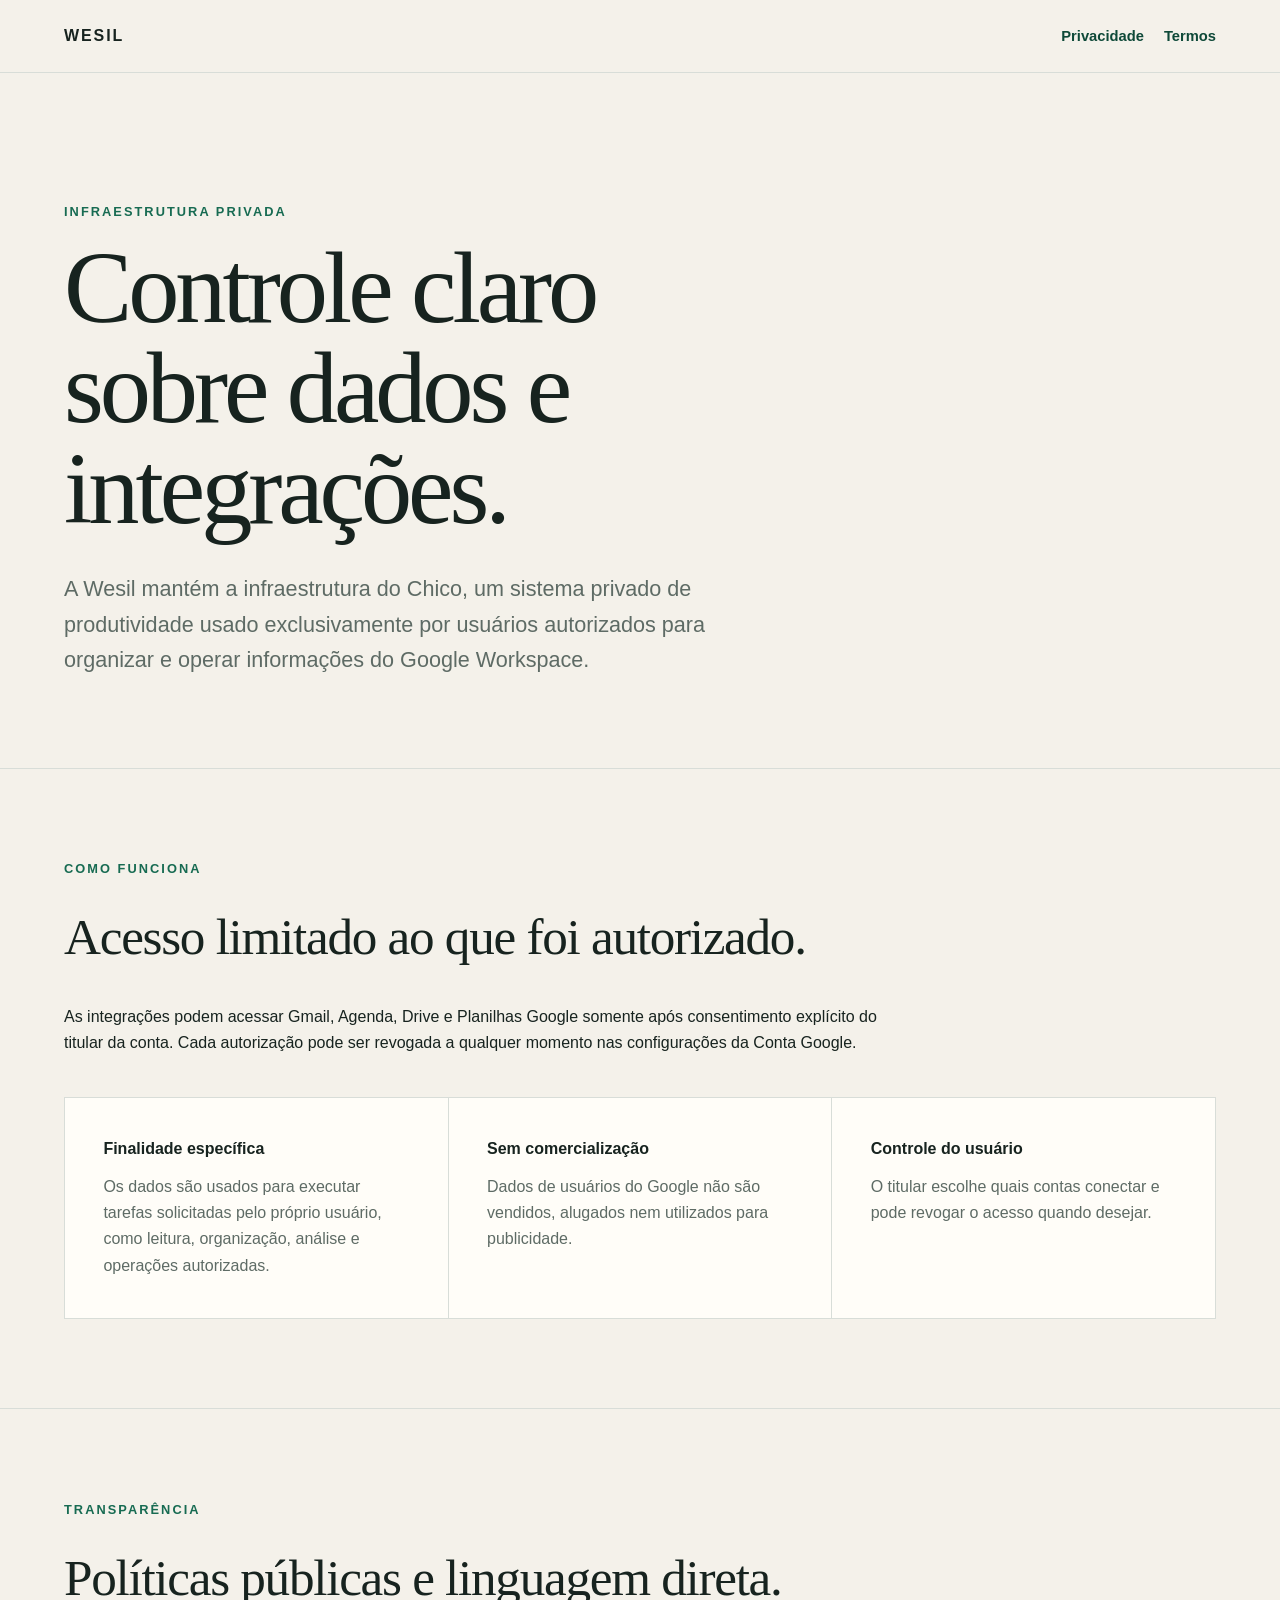
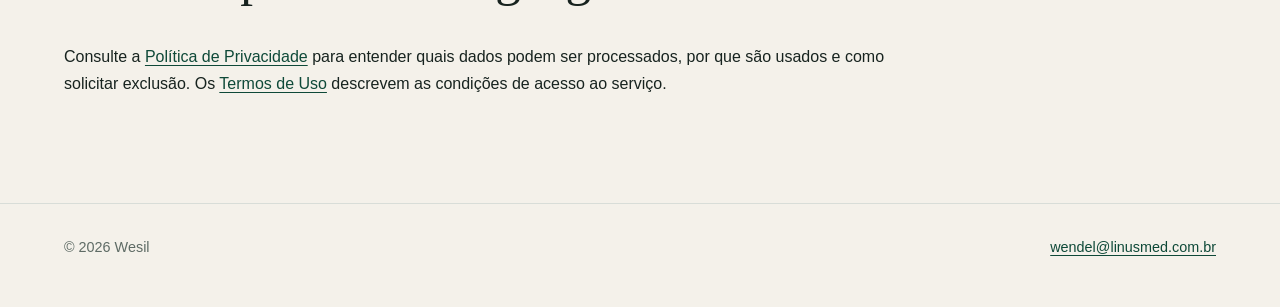
<file: index.html>
<!doctype html><html lang="pt-BR"><head><meta charset="utf-8"><meta name="viewport" content="width=device-width,initial-scale=1"><meta name="description" content="Wesil: infraestrutura privada para integrações autorizadas com Google Workspace."><title>Wesil — Integrações privadas</title><link rel="stylesheet" href="assets/styles.css"></head><body><header class="site-header"><nav class="shell nav" aria-label="Principal"><a class="brand" href="/">Wesil</a><div class="nav-links"><a href="/privacidade.html">Privacidade</a><a href="/termos.html">Termos</a></div></nav></header><main><section class="hero"><div class="shell"><p class="eyebrow">Infraestrutura privada</p><h1>Controle claro sobre dados e integrações.</h1><p class="lede">A Wesil mantém a infraestrutura do Chico, um sistema privado de produtividade usado exclusivamente por usuários autorizados para organizar e operar informações do Google Workspace.</p></div></section><hr class="rule"><section class="section"><div class="shell"><p class="eyebrow">Como funciona</p><h2>Acesso limitado ao que foi autorizado.</h2><p>As integrações podem acessar Gmail, Agenda, Drive e Planilhas Google somente após consentimento explícito do titular da conta. Cada autorização pode ser revogada a qualquer momento nas configurações da Conta Google.</p><div class="principles"><div class="principle"><strong>Finalidade específica</strong><p>Os dados são usados para executar tarefas solicitadas pelo próprio usuário, como leitura, organização, análise e operações autorizadas.</p></div><div class="principle"><strong>Sem comercialização</strong><p>Dados de usuários do Google não são vendidos, alugados nem utilizados para publicidade.</p></div><div class="principle"><strong>Controle do usuário</strong><p>O titular escolhe quais contas conectar e pode revogar o acesso quando desejar.</p></div></div></div></section><hr class="rule"><section class="section"><div class="shell"><p class="eyebrow">Transparência</p><h2>Políticas públicas e linguagem direta.</h2><p>Consulte a <a href="/privacidade.html">Política de Privacidade</a> para entender quais dados podem ser processados, por que são usados e como solicitar exclusão. Os <a href="/termos.html">Termos de Uso</a> descrevem as condições de acesso ao serviço.</p></div></section></main><footer class="footer"><div class="shell footer-inner"><span>© 2026 Wesil</span><span><a href="mailto:wendel@linusmed.com.br">wendel@linusmed.com.br</a></span></div></footer></body></html>
</file>
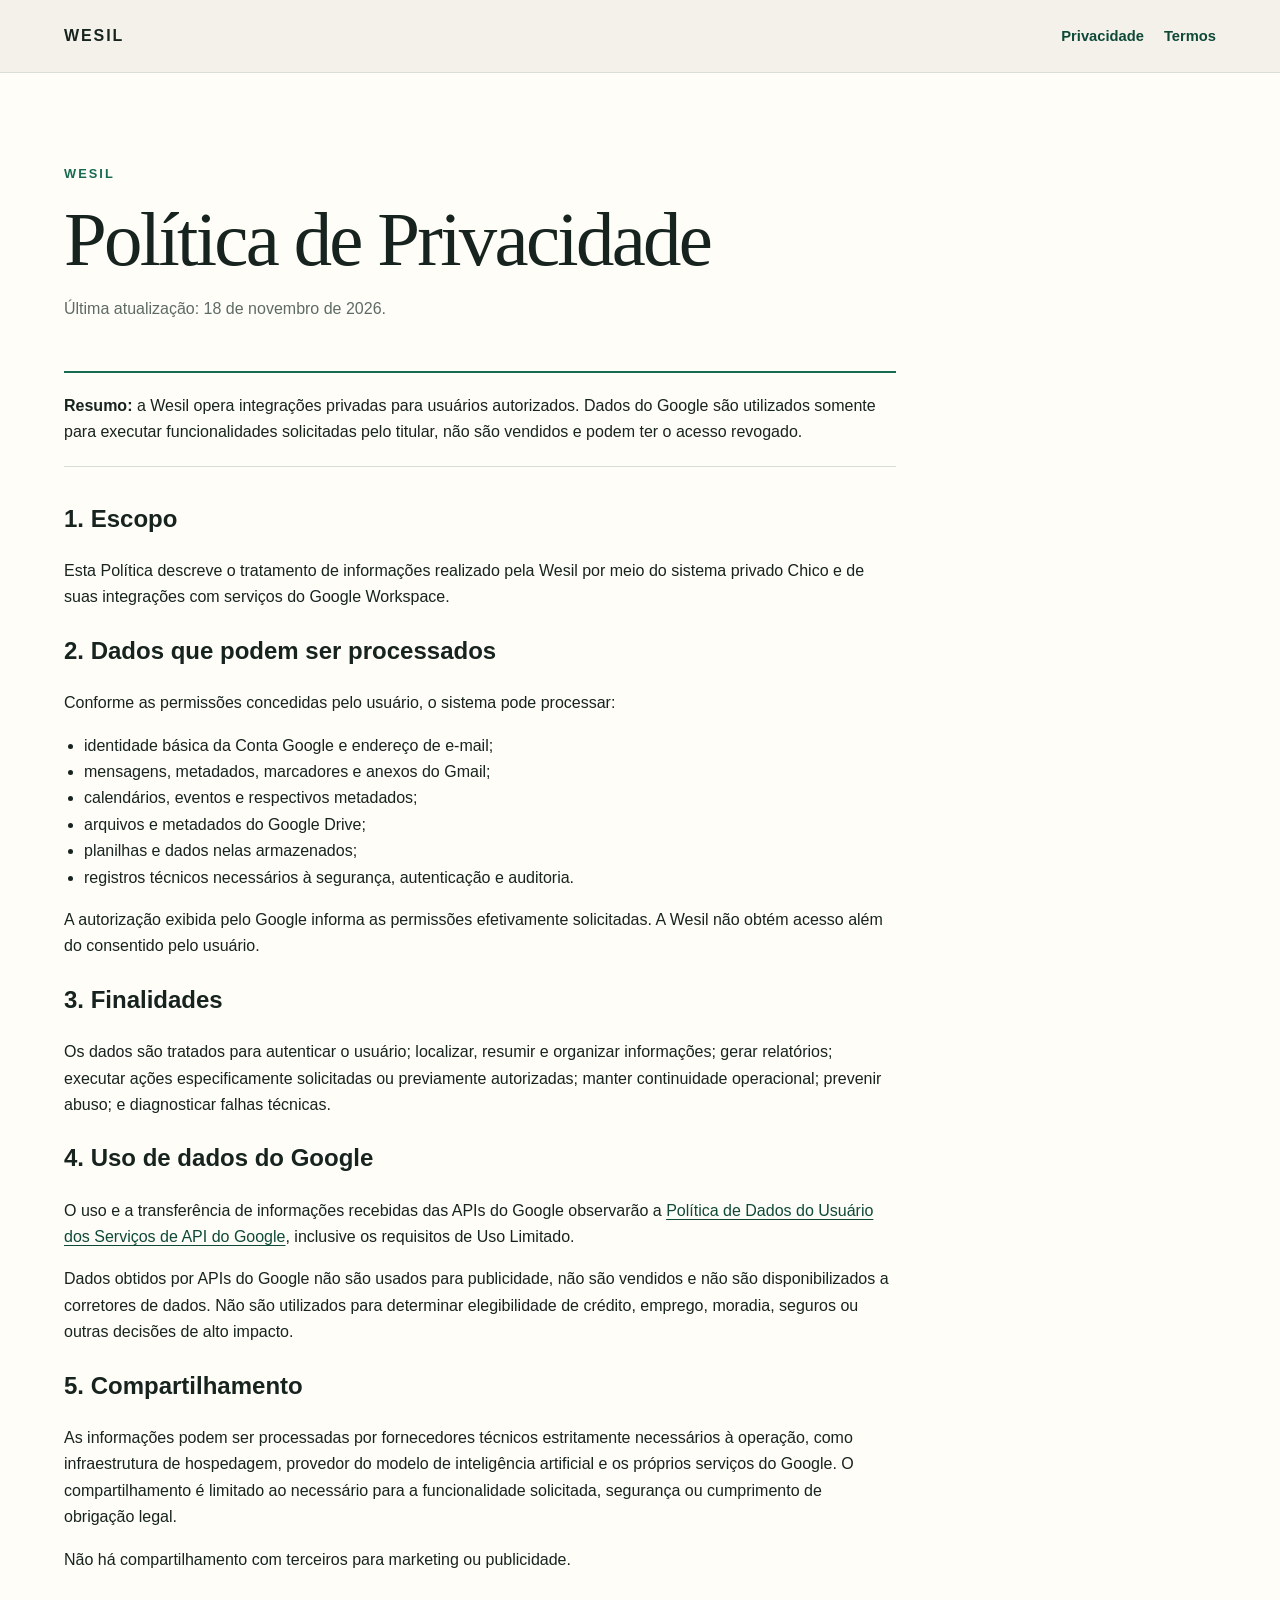
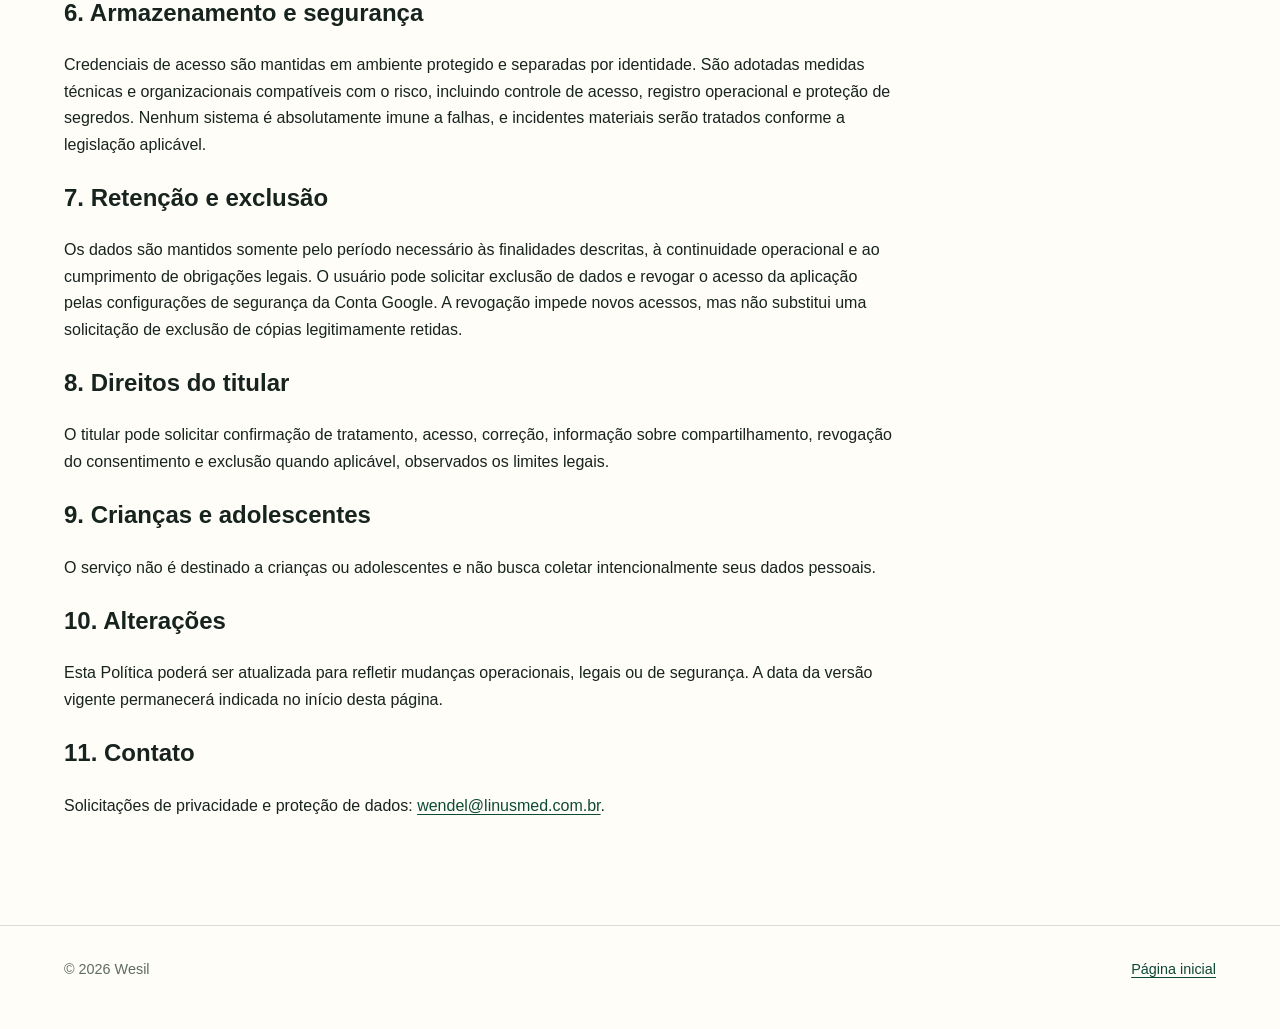
<file: privacidade.html>
<!doctype html><html lang="pt-BR"><head><meta charset="utf-8"><meta name="viewport" content="width=device-width,initial-scale=1"><meta name="description" content="Política de Privacidade da Wesil e das integrações com Google Workspace."><title>Política de Privacidade — Wesil</title><link rel="stylesheet" href="assets/styles.css"></head><body class="legal"><header class="site-header"><nav class="shell nav" aria-label="Principal"><a class="brand" href="/">Wesil</a><div class="nav-links"><a aria-current="page" href="/privacidade.html">Privacidade</a><a href="/termos.html">Termos</a></div></nav></header><main class="shell"><article><p class="eyebrow">Wesil</p><h1>Política de Privacidade</h1><p class="meta">Última atualização: 18 de novembro de 2026.</p><div class="callout"><strong>Resumo:</strong> a Wesil opera integrações privadas para usuários autorizados. Dados do Google são utilizados somente para executar funcionalidades solicitadas pelo titular, não são vendidos e podem ter o acesso revogado.</div><h2>1. Escopo</h2><p>Esta Política descreve o tratamento de informações realizado pela Wesil por meio do sistema privado Chico e de suas integrações com serviços do Google Workspace.</p><h2>2. Dados que podem ser processados</h2><p>Conforme as permissões concedidas pelo usuário, o sistema pode processar:</p><ul><li>identidade básica da Conta Google e endereço de e-mail;</li><li>mensagens, metadados, marcadores e anexos do Gmail;</li><li>calendários, eventos e respectivos metadados;</li><li>arquivos e metadados do Google Drive;</li><li>planilhas e dados nelas armazenados;</li><li>registros técnicos necessários à segurança, autenticação e auditoria.</li></ul><p>A autorização exibida pelo Google informa as permissões efetivamente solicitadas. A Wesil não obtém acesso além do consentido pelo usuário.</p><h2>3. Finalidades</h2><p>Os dados são tratados para autenticar o usuário; localizar, resumir e organizar informações; gerar relatórios; executar ações especificamente solicitadas ou previamente autorizadas; manter continuidade operacional; prevenir abuso; e diagnosticar falhas técnicas.</p><h2>4. Uso de dados do Google</h2><p>O uso e a transferência de informações recebidas das APIs do Google observarão a <a href="https://developers.google.com/terms/api-services-user-data-policy" rel="noopener noreferrer">Política de Dados do Usuário dos Serviços de API do Google</a>, inclusive os requisitos de Uso Limitado.</p><p>Dados obtidos por APIs do Google não são usados para publicidade, não são vendidos e não são disponibilizados a corretores de dados. Não são utilizados para determinar elegibilidade de crédito, emprego, moradia, seguros ou outras decisões de alto impacto.</p><h2>5. Compartilhamento</h2><p>As informações podem ser processadas por fornecedores técnicos estritamente necessários à operação, como infraestrutura de hospedagem, provedor do modelo de inteligência artificial e os próprios serviços do Google. O compartilhamento é limitado ao necessário para a funcionalidade solicitada, segurança ou cumprimento de obrigação legal.</p><p>Não há compartilhamento com terceiros para marketing ou publicidade.</p><h2>6. Armazenamento e segurança</h2><p>Credenciais de acesso são mantidas em ambiente protegido e separadas por identidade. São adotadas medidas técnicas e organizacionais compatíveis com o risco, incluindo controle de acesso, registro operacional e proteção de segredos. Nenhum sistema é absolutamente imune a falhas, e incidentes materiais serão tratados conforme a legislação aplicável.</p><h2>7. Retenção e exclusão</h2><p>Os dados são mantidos somente pelo período necessário às finalidades descritas, à continuidade operacional e ao cumprimento de obrigações legais. O usuário pode solicitar exclusão de dados e revogar o acesso da aplicação pelas configurações de segurança da Conta Google. A revogação impede novos acessos, mas não substitui uma solicitação de exclusão de cópias legitimamente retidas.</p><h2>8. Direitos do titular</h2><p>O titular pode solicitar confirmação de tratamento, acesso, correção, informação sobre compartilhamento, revogação do consentimento e exclusão quando aplicável, observados os limites legais.</p><h2>9. Crianças e adolescentes</h2><p>O serviço não é destinado a crianças ou adolescentes e não busca coletar intencionalmente seus dados pessoais.</p><h2>10. Alterações</h2><p>Esta Política poderá ser atualizada para refletir mudanças operacionais, legais ou de segurança. A data da versão vigente permanecerá indicada no início desta página.</p><h2>11. Contato</h2><p>Solicitações de privacidade e proteção de dados: <a href="mailto:wendel@linusmed.com.br">wendel@linusmed.com.br</a>.</p></article></main><footer class="footer"><div class="shell footer-inner"><span>© 2026 Wesil</span><span><a href="/">Página inicial</a></span></div></footer></body></html>
</file>
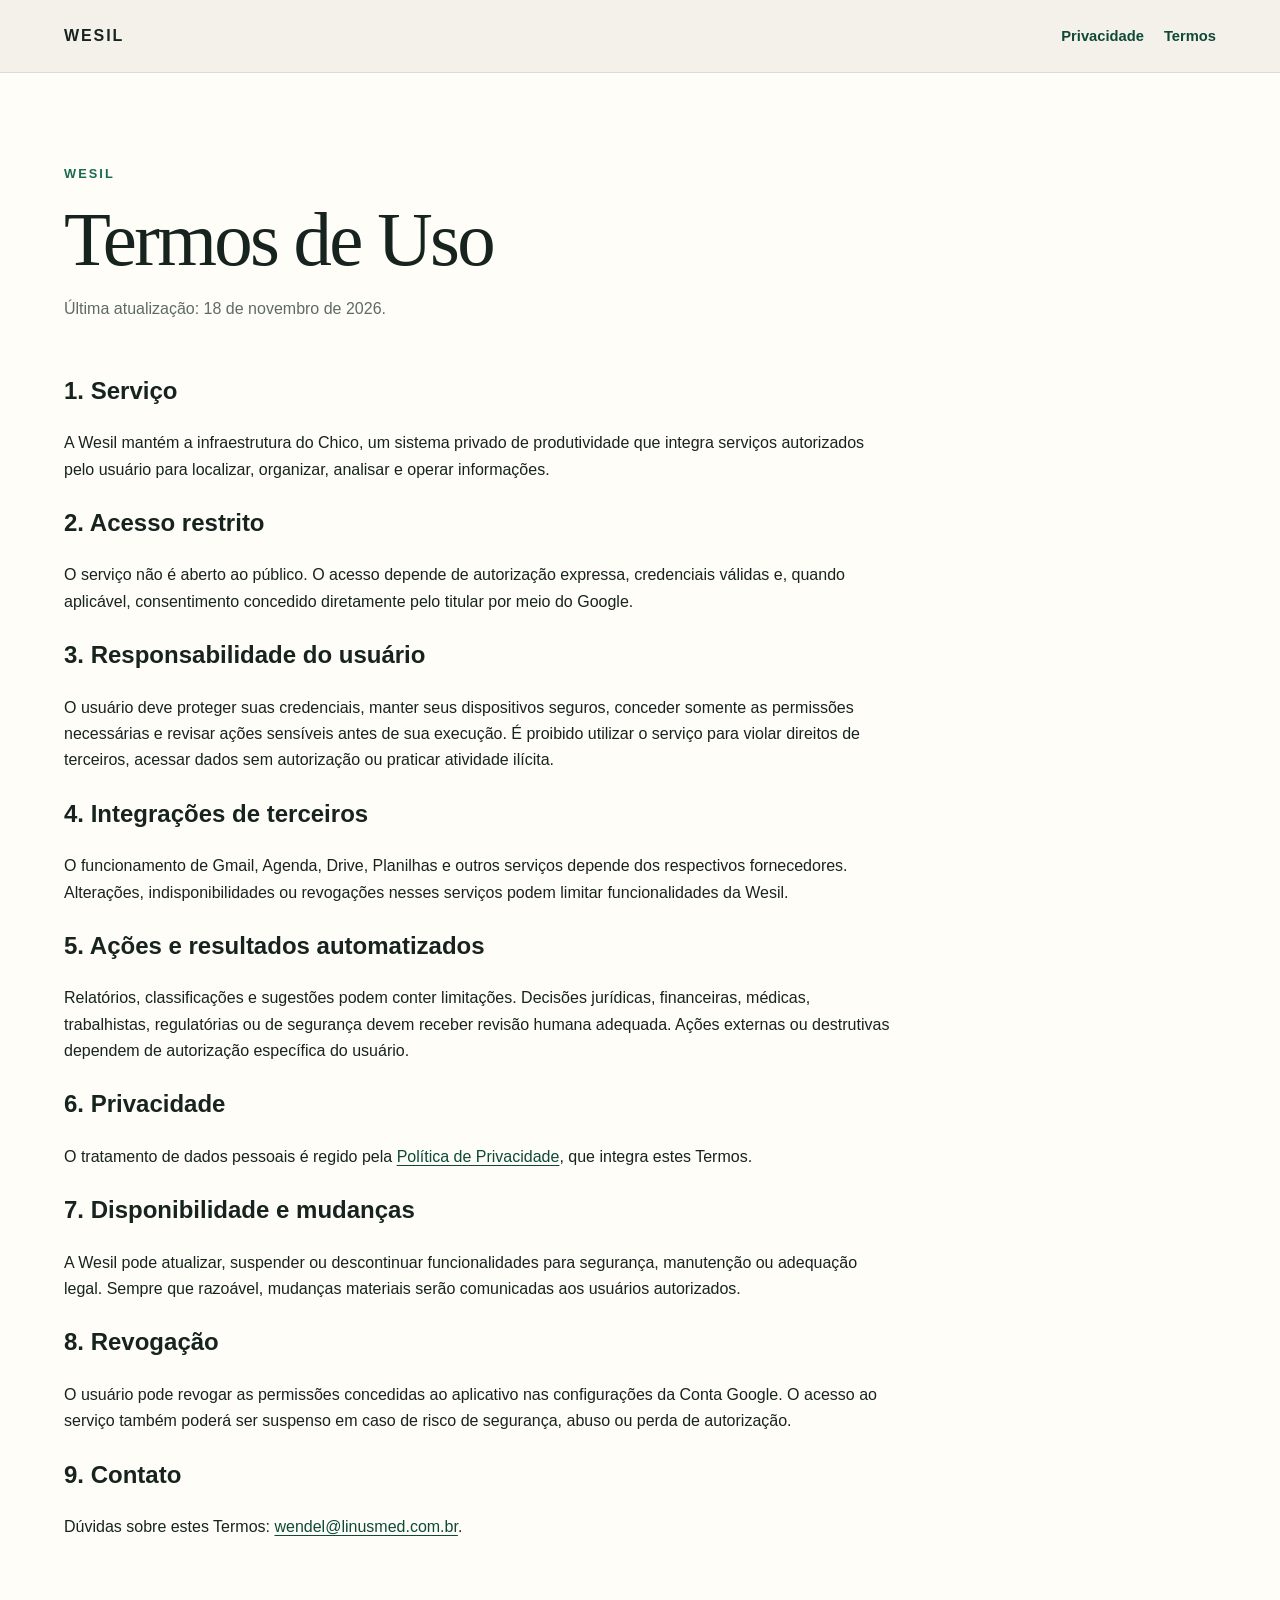
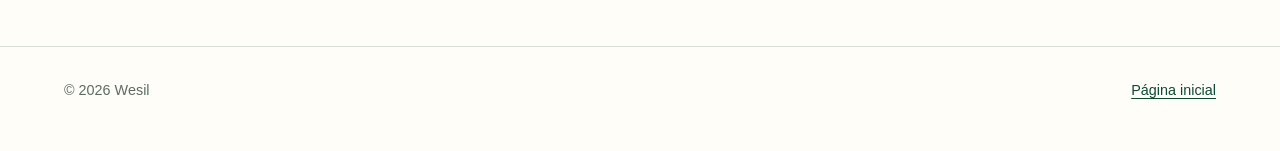
<file: termos.html>
<!doctype html><html lang="pt-BR"><head><meta charset="utf-8"><meta name="viewport" content="width=device-width,initial-scale=1"><meta name="description" content="Termos de Uso da Wesil e do sistema privado Chico."><title>Termos de Uso — Wesil</title><link rel="stylesheet" href="assets/styles.css"></head><body class="legal"><header class="site-header"><nav class="shell nav" aria-label="Principal"><a class="brand" href="/">Wesil</a><div class="nav-links"><a href="/privacidade.html">Privacidade</a><a aria-current="page" href="/termos.html">Termos</a></div></nav></header><main class="shell"><article><p class="eyebrow">Wesil</p><h1>Termos de Uso</h1><p class="meta">Última atualização: 18 de novembro de 2026.</p><h2>1. Serviço</h2><p>A Wesil mantém a infraestrutura do Chico, um sistema privado de produtividade que integra serviços autorizados pelo usuário para localizar, organizar, analisar e operar informações.</p><h2>2. Acesso restrito</h2><p>O serviço não é aberto ao público. O acesso depende de autorização expressa, credenciais válidas e, quando aplicável, consentimento concedido diretamente pelo titular por meio do Google.</p><h2>3. Responsabilidade do usuário</h2><p>O usuário deve proteger suas credenciais, manter seus dispositivos seguros, conceder somente as permissões necessárias e revisar ações sensíveis antes de sua execução. É proibido utilizar o serviço para violar direitos de terceiros, acessar dados sem autorização ou praticar atividade ilícita.</p><h2>4. Integrações de terceiros</h2><p>O funcionamento de Gmail, Agenda, Drive, Planilhas e outros serviços depende dos respectivos fornecedores. Alterações, indisponibilidades ou revogações nesses serviços podem limitar funcionalidades da Wesil.</p><h2>5. Ações e resultados automatizados</h2><p>Relatórios, classificações e sugestões podem conter limitações. Decisões jurídicas, financeiras, médicas, trabalhistas, regulatórias ou de segurança devem receber revisão humana adequada. Ações externas ou destrutivas dependem de autorização específica do usuário.</p><h2>6. Privacidade</h2><p>O tratamento de dados pessoais é regido pela <a href="/privacidade.html">Política de Privacidade</a>, que integra estes Termos.</p><h2>7. Disponibilidade e mudanças</h2><p>A Wesil pode atualizar, suspender ou descontinuar funcionalidades para segurança, manutenção ou adequação legal. Sempre que razoável, mudanças materiais serão comunicadas aos usuários autorizados.</p><h2>8. Revogação</h2><p>O usuário pode revogar as permissões concedidas ao aplicativo nas configurações da Conta Google. O acesso ao serviço também poderá ser suspenso em caso de risco de segurança, abuso ou perda de autorização.</p><h2>9. Contato</h2><p>Dúvidas sobre estes Termos: <a href="mailto:wendel@linusmed.com.br">wendel@linusmed.com.br</a>.</p></article></main><footer class="footer"><div class="shell footer-inner"><span>© 2026 Wesil</span><span><a href="/">Página inicial</a></span></div></footer></body></html>
</file>
<file: assets/styles.css>
:root{--bg:#f4f1ea;--paper:#fffdf8;--ink:#17231f;--muted:#5e6b65;--line:#d8ddd8;--accent:#176b52;--accent-dark:#0e4938;--max:72rem}*{box-sizing:border-box}html{scroll-behavior:smooth}body{margin:0;background:var(--bg);color:var(--ink);font-family:Arial,Helvetica,sans-serif;line-height:1.65}a{color:var(--accent-dark);text-underline-offset:.2em}a:hover{color:var(--accent)}a:focus-visible{outline:3px solid #efb84a;outline-offset:3px;border-radius:2px}.shell{width:min(calc(100% - 2rem),var(--max));margin-inline:auto}.site-header{border-bottom:1px solid var(--line);background:rgba(244,241,234,.94);position:sticky;top:0;z-index:10}.nav{min-height:4.5rem;display:flex;align-items:center;justify-content:space-between;gap:2rem}.brand{text-decoration:none;color:var(--ink);font-weight:800;letter-spacing:.12em;text-transform:uppercase}.nav-links{display:flex;gap:1.25rem;align-items:center;flex-wrap:wrap}.nav-links a{text-decoration:none;font-weight:700;font-size:.92rem}.hero{padding:clamp(4.5rem,10vw,8.5rem) 0 clamp(3rem,7vw,6rem)}.eyebrow{color:var(--accent);font-size:.8rem;font-weight:800;letter-spacing:.16em;text-transform:uppercase;margin:0 0 1rem}.hero h1{font-family:Georgia,'Times New Roman',serif;font-weight:500;font-size:clamp(3rem,8vw,6.6rem);line-height:.98;letter-spacing:-.04em;margin:0;max-width:12ch}.lede{font-size:clamp(1.1rem,2vw,1.35rem);color:var(--muted);max-width:46rem;margin:2rem 0 0}.rule{border:0;border-top:1px solid var(--line);margin:0}.section{padding:clamp(3rem,7vw,6rem) 0}.section h2{font-family:Georgia,'Times New Roman',serif;font-size:clamp(2rem,4vw,3.4rem);font-weight:500;letter-spacing:-.025em;margin:0 0 1.5rem}.section h3{font-size:1.1rem;margin:2rem 0 .5rem}.section p,.section li{max-width:52rem}.principles{display:grid;grid-template-columns:repeat(3,minmax(0,1fr));gap:1px;background:var(--line);border:1px solid var(--line);margin-top:2.5rem}.principle{background:var(--paper);padding:clamp(1.5rem,3vw,2.5rem)}.principle strong{display:block;margin-bottom:.7rem}.principle p{color:var(--muted);margin:0}.legal{background:var(--paper)}.legal h1{font-family:Georgia,'Times New Roman',serif;font-size:clamp(2.4rem,6vw,4.8rem);font-weight:500;letter-spacing:-.035em;line-height:1.05;margin:0 0 1rem}.legal .meta{color:var(--muted);margin-bottom:3rem}.legal article{max-width:52rem;padding:clamp(3rem,7vw,6rem) 0}.legal ol,.legal ul{padding-left:1.25rem}.callout{border-top:2px solid var(--accent);border-bottom:1px solid var(--line);padding:1.25rem 0;margin:2rem 0}.footer{border-top:1px solid var(--line);padding:2rem 0 3rem;color:var(--muted);font-size:.9rem}.footer-inner{display:flex;justify-content:space-between;gap:1rem;flex-wrap:wrap}@media(max-width:720px){.nav{align-items:flex-start;padding-block:1rem;flex-direction:column;gap:.7rem}.site-header{position:static}.principles{grid-template-columns:1fr}.hero h1{max-width:none}.nav-links{gap:.8rem 1rem}}@media(prefers-reduced-motion:reduce){html{scroll-behavior:auto}}
</file>
